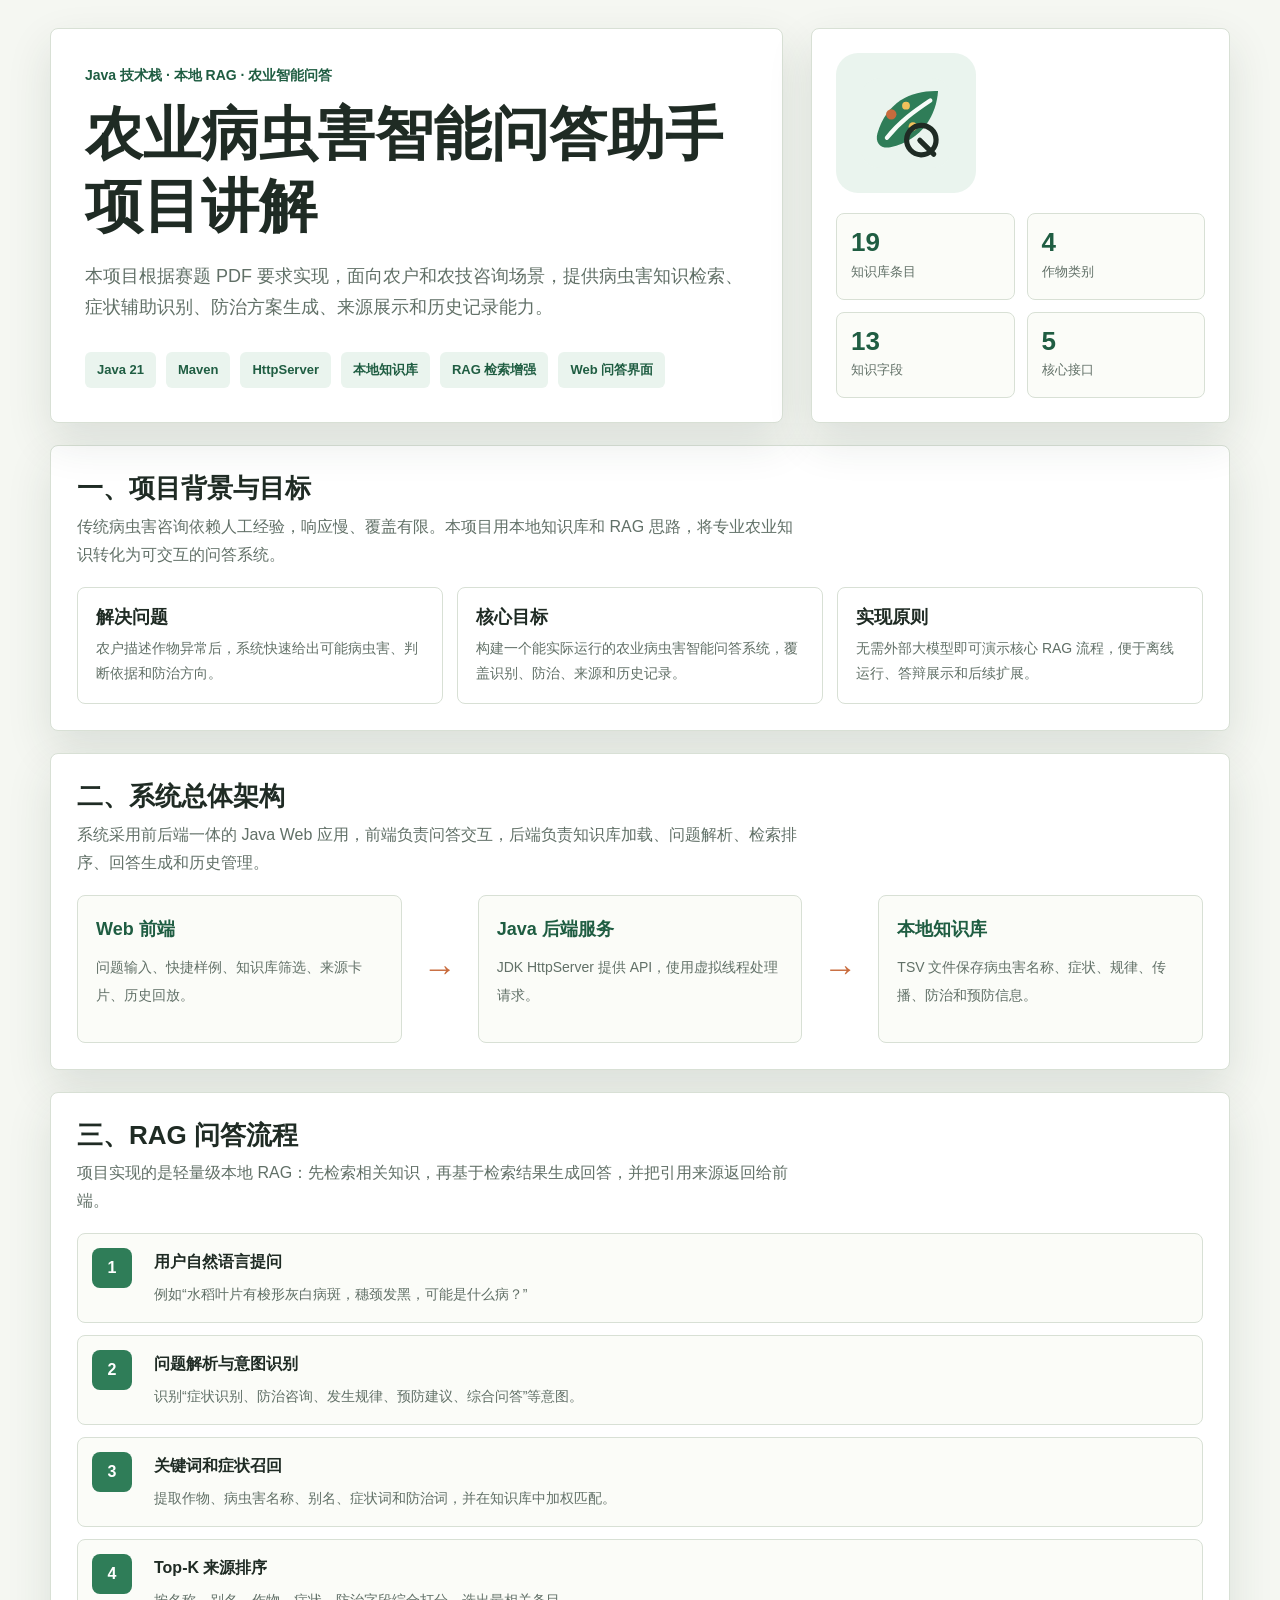
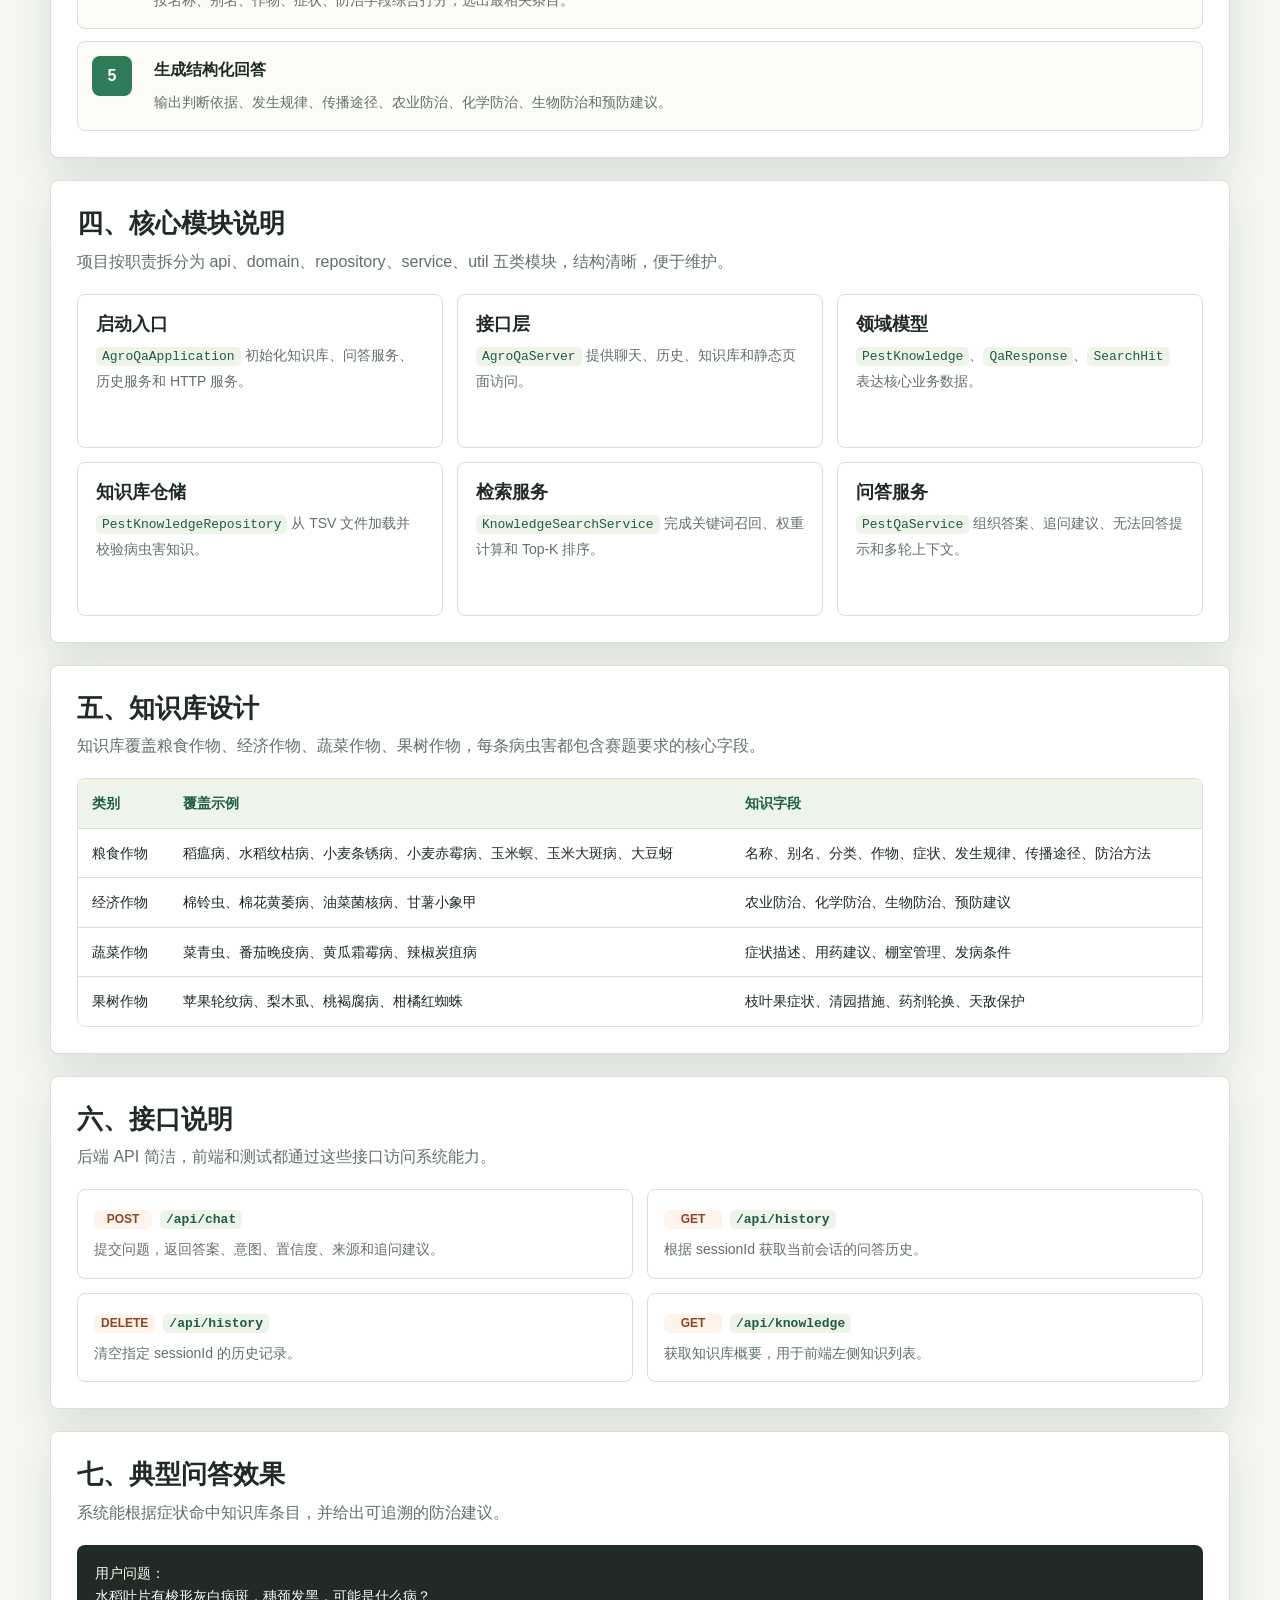
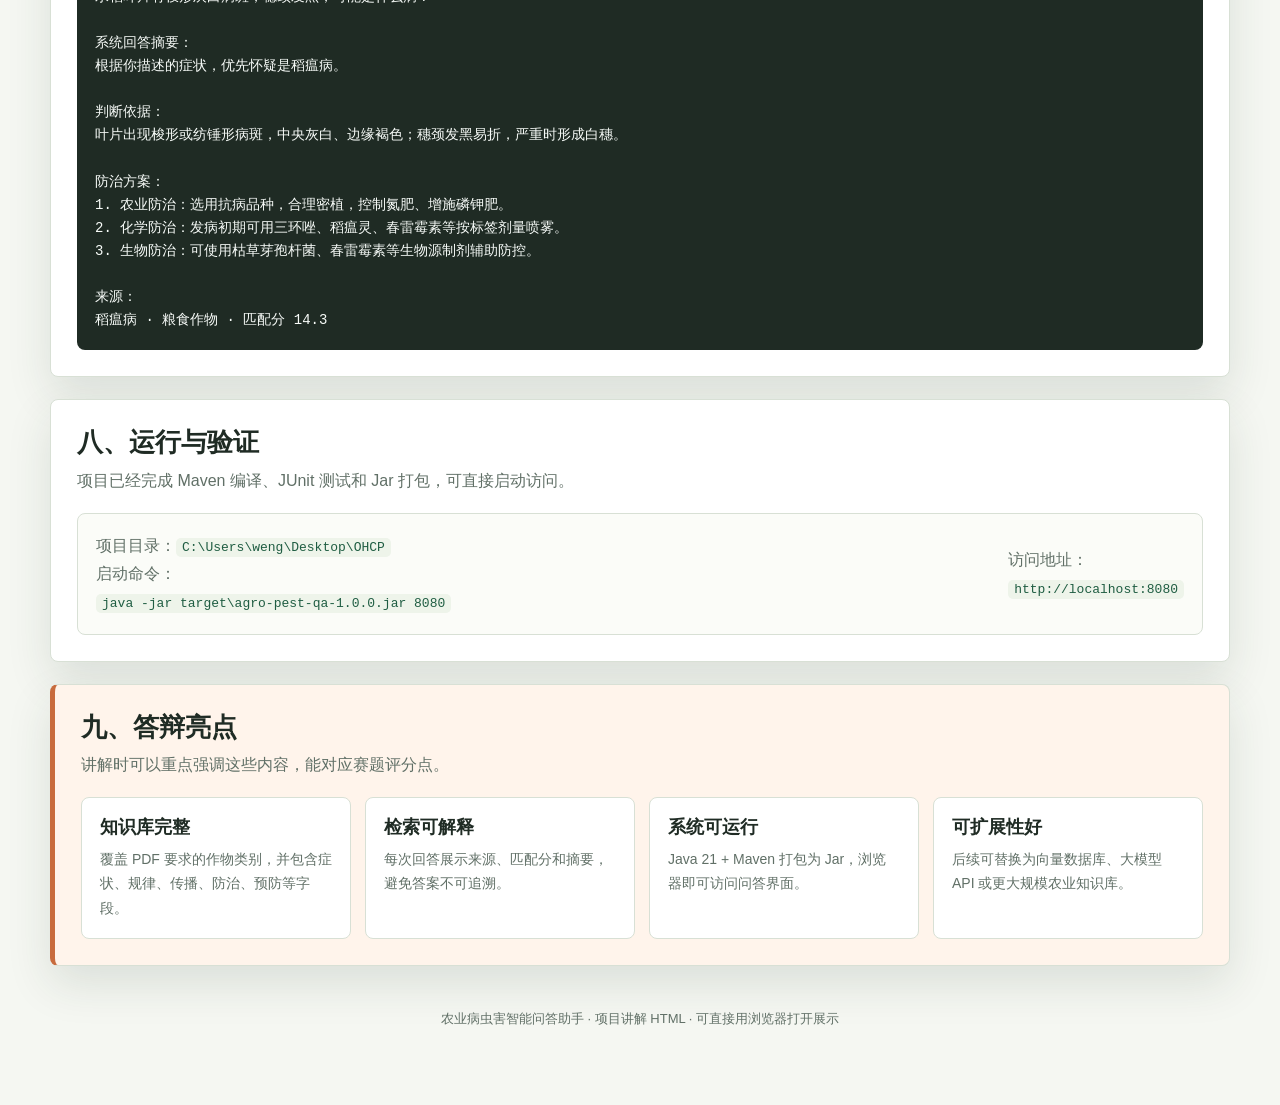
<file: docs/project-explanation.html>
<!doctype html>
<html lang="zh-CN">
<head>
    <meta charset="UTF-8">
    <meta name="viewport" content="width=device-width, initial-scale=1.0">
    <title>农业病虫害智能问答助手项目讲解</title>
    <style>
        :root {
            --bg: #f5f7f2;
            --paper: #ffffff;
            --ink: #1f2b24;
            --muted: #617067;
            --line: #d8e0d5;
            --green: #2f7d58;
            --green-dark: #1f5d42;
            --orange: #c86b3d;
            --yellow: #f0c15b;
            --soft-green: #eaf4ee;
            --soft-orange: #fff4eb;
            --shadow: 0 18px 45px rgba(36, 57, 44, 0.12);
        }

        * {
            box-sizing: border-box;
        }

        body {
            margin: 0;
            background: var(--bg);
            color: var(--ink);
            font-family: "Microsoft YaHei", "PingFang SC", Arial, sans-serif;
            line-height: 1.75;
        }

        a {
            color: var(--green-dark);
        }

        .page {
            width: min(1180px, calc(100% - 32px));
            margin: 0 auto;
            padding: 28px 0 56px;
        }

        .hero {
            display: grid;
            grid-template-columns: minmax(0, 1.4fr) minmax(280px, 0.8fr);
            gap: 28px;
            align-items: stretch;
            margin-bottom: 22px;
        }

        .hero-main,
        .hero-side,
        .section,
        .card,
        .module,
        .endpoint {
            border: 1px solid var(--line);
            border-radius: 8px;
            background: var(--paper);
            box-shadow: var(--shadow);
        }

        .hero-main {
            padding: 34px;
            min-height: 360px;
            display: flex;
            flex-direction: column;
            justify-content: space-between;
        }

        .eyebrow {
            margin: 0 0 10px;
            color: var(--green-dark);
            font-size: 14px;
            font-weight: 700;
        }

        h1,
        h2,
        h3 {
            margin: 0;
            line-height: 1.25;
        }

        h1 {
            max-width: 760px;
            font-size: clamp(34px, 5vw, 58px);
            letter-spacing: 0;
        }

        .subtitle {
            max-width: 760px;
            margin: 18px 0 0;
            color: var(--muted);
            font-size: 18px;
        }

        .hero-tags {
            display: flex;
            flex-wrap: wrap;
            gap: 10px;
            margin-top: 28px;
        }

        .tag {
            padding: 7px 12px;
            border-radius: 6px;
            background: var(--soft-green);
            color: var(--green-dark);
            font-size: 13px;
            font-weight: 700;
        }

        .hero-side {
            padding: 24px;
            display: grid;
            align-content: space-between;
            gap: 20px;
            overflow: hidden;
        }

        .mark {
            width: 140px;
            height: 140px;
            border-radius: 22px;
            background: var(--soft-green);
            display: grid;
            place-items: center;
        }

        .mark svg {
            width: 104px;
            height: 104px;
        }

        .metric-grid {
            display: grid;
            grid-template-columns: repeat(2, 1fr);
            gap: 12px;
        }

        .metric {
            padding: 14px;
            border: 1px solid var(--line);
            border-radius: 8px;
            background: #fbfcf8;
        }

        .metric strong {
            display: block;
            color: var(--green-dark);
            font-size: 26px;
            line-height: 1.1;
        }

        .metric span {
            color: var(--muted);
            font-size: 13px;
        }

        .section {
            margin-top: 22px;
            padding: 26px;
        }

        .section-head {
            display: flex;
            justify-content: space-between;
            gap: 20px;
            align-items: flex-start;
            margin-bottom: 18px;
        }

        .section h2 {
            font-size: 26px;
        }

        .section-lead {
            max-width: 720px;
            margin: 8px 0 0;
            color: var(--muted);
        }

        .grid-2,
        .grid-3,
        .grid-4 {
            display: grid;
            gap: 14px;
        }

        .grid-2 {
            grid-template-columns: repeat(2, minmax(0, 1fr));
        }

        .grid-3 {
            grid-template-columns: repeat(3, minmax(0, 1fr));
        }

        .grid-4 {
            grid-template-columns: repeat(4, minmax(0, 1fr));
        }

        .card {
            box-shadow: none;
            padding: 18px;
        }

        .card h3,
        .module h3,
        .endpoint h3 {
            margin-bottom: 8px;
            font-size: 18px;
        }

        .card p,
        .module p,
        .endpoint p {
            margin: 0;
            color: var(--muted);
            font-size: 14px;
        }

        .architecture {
            display: grid;
            grid-template-columns: 1fr 56px 1fr 56px 1fr;
            gap: 10px;
            align-items: center;
            margin-top: 10px;
        }

        .arch-node {
            min-height: 148px;
            padding: 18px;
            border: 1px solid var(--line);
            border-radius: 8px;
            background: #fbfcf8;
        }

        .arch-node strong {
            display: block;
            margin-bottom: 8px;
            color: var(--green-dark);
            font-size: 18px;
        }

        .arch-node span {
            color: var(--muted);
            font-size: 14px;
        }

        .arrow {
            text-align: center;
            color: var(--orange);
            font-size: 34px;
            font-weight: 700;
        }

        .flow {
            counter-reset: step;
            display: grid;
            gap: 12px;
        }

        .flow-step {
            display: grid;
            grid-template-columns: 48px minmax(0, 1fr);
            gap: 14px;
            align-items: flex-start;
            padding: 14px;
            border: 1px solid var(--line);
            border-radius: 8px;
            background: #fbfcf8;
        }

        .flow-step::before {
            counter-increment: step;
            content: counter(step);
            width: 40px;
            height: 40px;
            display: grid;
            place-items: center;
            border-radius: 8px;
            background: var(--green);
            color: #fff;
            font-weight: 800;
        }

        .flow-step strong {
            display: block;
            margin-bottom: 4px;
        }

        .flow-step span {
            color: var(--muted);
            font-size: 14px;
        }

        .module {
            box-shadow: none;
            padding: 18px;
            min-height: 154px;
        }

        .module code,
        .endpoint code,
        .path code,
        .run-box code {
            padding: 2px 6px;
            border-radius: 5px;
            background: #eef4ea;
            color: var(--green-dark);
            font-family: Consolas, "Courier New", monospace;
            font-size: 13px;
        }

        .table-wrap {
            overflow: auto;
            border: 1px solid var(--line);
            border-radius: 8px;
        }

        table {
            width: 100%;
            border-collapse: collapse;
            min-width: 720px;
            background: #fff;
        }

        th,
        td {
            padding: 12px 14px;
            border-bottom: 1px solid var(--line);
            text-align: left;
            vertical-align: top;
            font-size: 14px;
        }

        th {
            background: #eef4ea;
            color: var(--green-dark);
        }

        tr:last-child td {
            border-bottom: 0;
        }

        .endpoint {
            box-shadow: none;
            padding: 16px;
        }

        .method {
            display: inline-block;
            min-width: 58px;
            margin-right: 8px;
            padding: 2px 7px;
            border-radius: 5px;
            background: var(--soft-orange);
            color: #8a4727;
            text-align: center;
            font-size: 12px;
            font-weight: 800;
        }

        .demo-box {
            padding: 18px;
            border-radius: 8px;
            background: #1f2b24;
            color: #f7fbf8;
            overflow: auto;
        }

        .demo-box pre {
            margin: 0;
            white-space: pre-wrap;
            font-family: Consolas, "Courier New", monospace;
            font-size: 14px;
            line-height: 1.65;
        }

        .run-box {
            display: grid;
            grid-template-columns: minmax(0, 1fr) auto;
            gap: 16px;
            align-items: center;
            padding: 18px;
            border: 1px solid var(--line);
            border-radius: 8px;
            background: #fbfcf8;
        }

        .run-box p {
            margin: 0;
            color: var(--muted);
        }

        .highlight {
            border-left: 5px solid var(--orange);
            background: var(--soft-orange);
        }

        .footer {
            margin-top: 24px;
            padding: 18px;
            color: var(--muted);
            text-align: center;
            font-size: 13px;
        }

        @media (max-width: 940px) {
            .hero,
            .grid-2,
            .grid-3,
            .grid-4 {
                grid-template-columns: 1fr;
            }

            .architecture {
                grid-template-columns: 1fr;
            }

            .arrow {
                transform: rotate(90deg);
            }

            .run-box {
                grid-template-columns: 1fr;
            }
        }

        @media print {
            body {
                background: #fff;
            }

            .page {
                width: 100%;
                padding: 0;
            }

            .hero-main,
            .hero-side,
            .section,
            .card,
            .module,
            .endpoint {
                box-shadow: none;
                break-inside: avoid;
            }
        }
    </style>
</head>
<body>
<div class="page">
    <header class="hero">
        <section class="hero-main">
            <div>
                <p class="eyebrow">Java 技术栈 · 本地 RAG · 农业智能问答</p>
                <h1>农业病虫害智能问答助手项目讲解</h1>
                <p class="subtitle">
                    本项目根据赛题 PDF 要求实现，面向农户和农技咨询场景，提供病虫害知识检索、症状辅助识别、防治方案生成、来源展示和历史记录能力。
                </p>
            </div>
            <div class="hero-tags">
                <span class="tag">Java 21</span>
                <span class="tag">Maven</span>
                <span class="tag">HttpServer</span>
                <span class="tag">本地知识库</span>
                <span class="tag">RAG 检索增强</span>
                <span class="tag">Web 问答界面</span>
            </div>
        </section>

        <aside class="hero-side">
            <div class="mark" aria-hidden="true">
                <svg viewBox="0 0 120 120" xmlns="http://www.w3.org/2000/svg">
                    <rect x="8" y="8" width="104" height="104" rx="22" fill="#eaf4ee"/>
                    <path d="M27 72c11-38 41-50 70-49-2 27-17 56-55 65-11 2-18-5-15-16z" fill="#2f7d58"/>
                    <path d="M38 77c15-19 32-31 50-43" fill="none" stroke="#f8fcf9" stroke-width="5" stroke-linecap="round"/>
                    <circle cx="43" cy="50" r="6" fill="#c86b3d"/>
                    <circle cx="60" cy="40" r="4.5" fill="#f0c15b"/>
                    <circle cx="68" cy="64" r="5" fill="#f0c15b"/>
                    <path d="M76 80l16 16m-3-29a17 17 0 1 1-24 24 17 17 0 0 1 24-24z" fill="none" stroke="#1f2b24" stroke-width="6" stroke-linecap="round"/>
                </svg>
            </div>
            <div class="metric-grid">
                <div class="metric">
                    <strong>19</strong>
                    <span>知识库条目</span>
                </div>
                <div class="metric">
                    <strong>4</strong>
                    <span>作物类别</span>
                </div>
                <div class="metric">
                    <strong>13</strong>
                    <span>知识字段</span>
                </div>
                <div class="metric">
                    <strong>5</strong>
                    <span>核心接口</span>
                </div>
            </div>
        </aside>
    </header>

    <section class="section">
        <div class="section-head">
            <div>
                <h2>一、项目背景与目标</h2>
                <p class="section-lead">
                    传统病虫害咨询依赖人工经验，响应慢、覆盖有限。本项目用本地知识库和 RAG 思路，将专业农业知识转化为可交互的问答系统。
                </p>
            </div>
        </div>
        <div class="grid-3">
            <article class="card">
                <h3>解决问题</h3>
                <p>农户描述作物异常后，系统快速给出可能病虫害、判断依据和防治方向。</p>
            </article>
            <article class="card">
                <h3>核心目标</h3>
                <p>构建一个能实际运行的农业病虫害智能问答系统，覆盖识别、防治、来源和历史记录。</p>
            </article>
            <article class="card">
                <h3>实现原则</h3>
                <p>无需外部大模型即可演示核心 RAG 流程，便于离线运行、答辩展示和后续扩展。</p>
            </article>
        </div>
    </section>

    <section class="section">
        <div class="section-head">
            <div>
                <h2>二、系统总体架构</h2>
                <p class="section-lead">
                    系统采用前后端一体的 Java Web 应用，前端负责问答交互，后端负责知识库加载、问题解析、检索排序、回答生成和历史管理。
                </p>
            </div>
        </div>
        <div class="architecture">
            <div class="arch-node">
                <strong>Web 前端</strong>
                <span>问题输入、快捷样例、知识库筛选、来源卡片、历史回放。</span>
            </div>
            <div class="arrow">→</div>
            <div class="arch-node">
                <strong>Java 后端服务</strong>
                <span>JDK HttpServer 提供 API，使用虚拟线程处理请求。</span>
            </div>
            <div class="arrow">→</div>
            <div class="arch-node">
                <strong>本地知识库</strong>
                <span>TSV 文件保存病虫害名称、症状、规律、传播、防治和预防信息。</span>
            </div>
        </div>
    </section>

    <section class="section">
        <div class="section-head">
            <div>
                <h2>三、RAG 问答流程</h2>
                <p class="section-lead">
                    项目实现的是轻量级本地 RAG：先检索相关知识，再基于检索结果生成回答，并把引用来源返回给前端。
                </p>
            </div>
        </div>
        <div class="flow">
            <div class="flow-step">
                <div>
                    <strong>用户自然语言提问</strong>
                    <span>例如“水稻叶片有梭形灰白病斑，穗颈发黑，可能是什么病？”</span>
                </div>
            </div>
            <div class="flow-step">
                <div>
                    <strong>问题解析与意图识别</strong>
                    <span>识别“症状识别、防治咨询、发生规律、预防建议、综合问答”等意图。</span>
                </div>
            </div>
            <div class="flow-step">
                <div>
                    <strong>关键词和症状召回</strong>
                    <span>提取作物、病虫害名称、别名、症状词和防治词，并在知识库中加权匹配。</span>
                </div>
            </div>
            <div class="flow-step">
                <div>
                    <strong>Top-K 来源排序</strong>
                    <span>按名称、别名、作物、症状、防治字段综合打分，选出最相关条目。</span>
                </div>
            </div>
            <div class="flow-step">
                <div>
                    <strong>生成结构化回答</strong>
                    <span>输出判断依据、发生规律、传播途径、农业防治、化学防治、生物防治和预防建议。</span>
                </div>
            </div>
        </div>
    </section>

    <section class="section">
        <div class="section-head">
            <div>
                <h2>四、核心模块说明</h2>
                <p class="section-lead">项目按职责拆分为 api、domain、repository、service、util 五类模块，结构清晰，便于维护。</p>
            </div>
        </div>
        <div class="grid-3">
            <article class="module">
                <h3>启动入口</h3>
                <p><code>AgroQaApplication</code> 初始化知识库、问答服务、历史服务和 HTTP 服务。</p>
            </article>
            <article class="module">
                <h3>接口层</h3>
                <p><code>AgroQaServer</code> 提供聊天、历史、知识库和静态页面访问。</p>
            </article>
            <article class="module">
                <h3>领域模型</h3>
                <p><code>PestKnowledge</code>、<code>QaResponse</code>、<code>SearchHit</code> 表达核心业务数据。</p>
            </article>
            <article class="module">
                <h3>知识库仓储</h3>
                <p><code>PestKnowledgeRepository</code> 从 TSV 文件加载并校验病虫害知识。</p>
            </article>
            <article class="module">
                <h3>检索服务</h3>
                <p><code>KnowledgeSearchService</code> 完成关键词召回、权重计算和 Top-K 排序。</p>
            </article>
            <article class="module">
                <h3>问答服务</h3>
                <p><code>PestQaService</code> 组织答案、追问建议、无法回答提示和多轮上下文。</p>
            </article>
        </div>
    </section>

    <section class="section">
        <div class="section-head">
            <div>
                <h2>五、知识库设计</h2>
                <p class="section-lead">
                    知识库覆盖粮食作物、经济作物、蔬菜作物、果树作物，每条病虫害都包含赛题要求的核心字段。
                </p>
            </div>
        </div>
        <div class="table-wrap">
            <table>
                <thead>
                <tr>
                    <th>类别</th>
                    <th>覆盖示例</th>
                    <th>知识字段</th>
                </tr>
                </thead>
                <tbody>
                <tr>
                    <td>粮食作物</td>
                    <td>稻瘟病、水稻纹枯病、小麦条锈病、小麦赤霉病、玉米螟、玉米大斑病、大豆蚜</td>
                    <td>名称、别名、分类、作物、症状、发生规律、传播途径、防治方法</td>
                </tr>
                <tr>
                    <td>经济作物</td>
                    <td>棉铃虫、棉花黄萎病、油菜菌核病、甘薯小象甲</td>
                    <td>农业防治、化学防治、生物防治、预防建议</td>
                </tr>
                <tr>
                    <td>蔬菜作物</td>
                    <td>菜青虫、番茄晚疫病、黄瓜霜霉病、辣椒炭疽病</td>
                    <td>症状描述、用药建议、棚室管理、发病条件</td>
                </tr>
                <tr>
                    <td>果树作物</td>
                    <td>苹果轮纹病、梨木虱、桃褐腐病、柑橘红蜘蛛</td>
                    <td>枝叶果症状、清园措施、药剂轮换、天敌保护</td>
                </tr>
                </tbody>
            </table>
        </div>
    </section>

    <section class="section">
        <div class="section-head">
            <div>
                <h2>六、接口说明</h2>
                <p class="section-lead">后端 API 简洁，前端和测试都通过这些接口访问系统能力。</p>
            </div>
        </div>
        <div class="grid-2">
            <article class="endpoint">
                <h3><span class="method">POST</span><code>/api/chat</code></h3>
                <p>提交问题，返回答案、意图、置信度、来源和追问建议。</p>
            </article>
            <article class="endpoint">
                <h3><span class="method">GET</span><code>/api/history</code></h3>
                <p>根据 sessionId 获取当前会话的问答历史。</p>
            </article>
            <article class="endpoint">
                <h3><span class="method">DELETE</span><code>/api/history</code></h3>
                <p>清空指定 sessionId 的历史记录。</p>
            </article>
            <article class="endpoint">
                <h3><span class="method">GET</span><code>/api/knowledge</code></h3>
                <p>获取知识库概要，用于前端左侧知识列表。</p>
            </article>
        </div>
    </section>

    <section class="section">
        <div class="section-head">
            <div>
                <h2>七、典型问答效果</h2>
                <p class="section-lead">系统能根据症状命中知识库条目，并给出可追溯的防治建议。</p>
            </div>
        </div>
        <div class="demo-box">
            <pre>用户问题：
水稻叶片有梭形灰白病斑，穗颈发黑，可能是什么病？

系统回答摘要：
根据你描述的症状，优先怀疑是稻瘟病。

判断依据：
叶片出现梭形或纺锤形病斑，中央灰白、边缘褐色；穗颈发黑易折，严重时形成白穗。

防治方案：
1. 农业防治：选用抗病品种，合理密植，控制氮肥、增施磷钾肥。
2. 化学防治：发病初期可用三环唑、稻瘟灵、春雷霉素等按标签剂量喷雾。
3. 生物防治：可使用枯草芽孢杆菌、春雷霉素等生物源制剂辅助防控。

来源：
稻瘟病 · 粮食作物 · 匹配分 14.3</pre>
        </div>
    </section>

    <section class="section">
        <div class="section-head">
            <div>
                <h2>八、运行与验证</h2>
                <p class="section-lead">项目已经完成 Maven 编译、JUnit 测试和 Jar 打包，可直接启动访问。</p>
            </div>
        </div>
        <div class="run-box">
            <div>
                <p class="path">项目目录：<code>C:\Users\weng\Desktop\OHCP</code></p>
                <p>启动命令：</p>
                <p><code>java -jar target\agro-pest-qa-1.0.0.jar 8080</code></p>
            </div>
            <div>
                <p>访问地址：</p>
                <p><code>http://localhost:8080</code></p>
            </div>
        </div>
    </section>

    <section class="section highlight">
        <div class="section-head">
            <div>
                <h2>九、答辩亮点</h2>
                <p class="section-lead">讲解时可以重点强调这些内容，能对应赛题评分点。</p>
            </div>
        </div>
        <div class="grid-4">
            <article class="card">
                <h3>知识库完整</h3>
                <p>覆盖 PDF 要求的作物类别，并包含症状、规律、传播、防治、预防等字段。</p>
            </article>
            <article class="card">
                <h3>检索可解释</h3>
                <p>每次回答展示来源、匹配分和摘要，避免答案不可追溯。</p>
            </article>
            <article class="card">
                <h3>系统可运行</h3>
                <p>Java 21 + Maven 打包为 Jar，浏览器即可访问问答界面。</p>
            </article>
            <article class="card">
                <h3>可扩展性好</h3>
                <p>后续可替换为向量数据库、大模型 API 或更大规模农业知识库。</p>
            </article>
        </div>
    </section>

    <footer class="footer">
        农业病虫害智能问答助手 · 项目讲解 HTML · 可直接用浏览器打开展示
    </footer>
</div>
</body>
</html>
</file>
